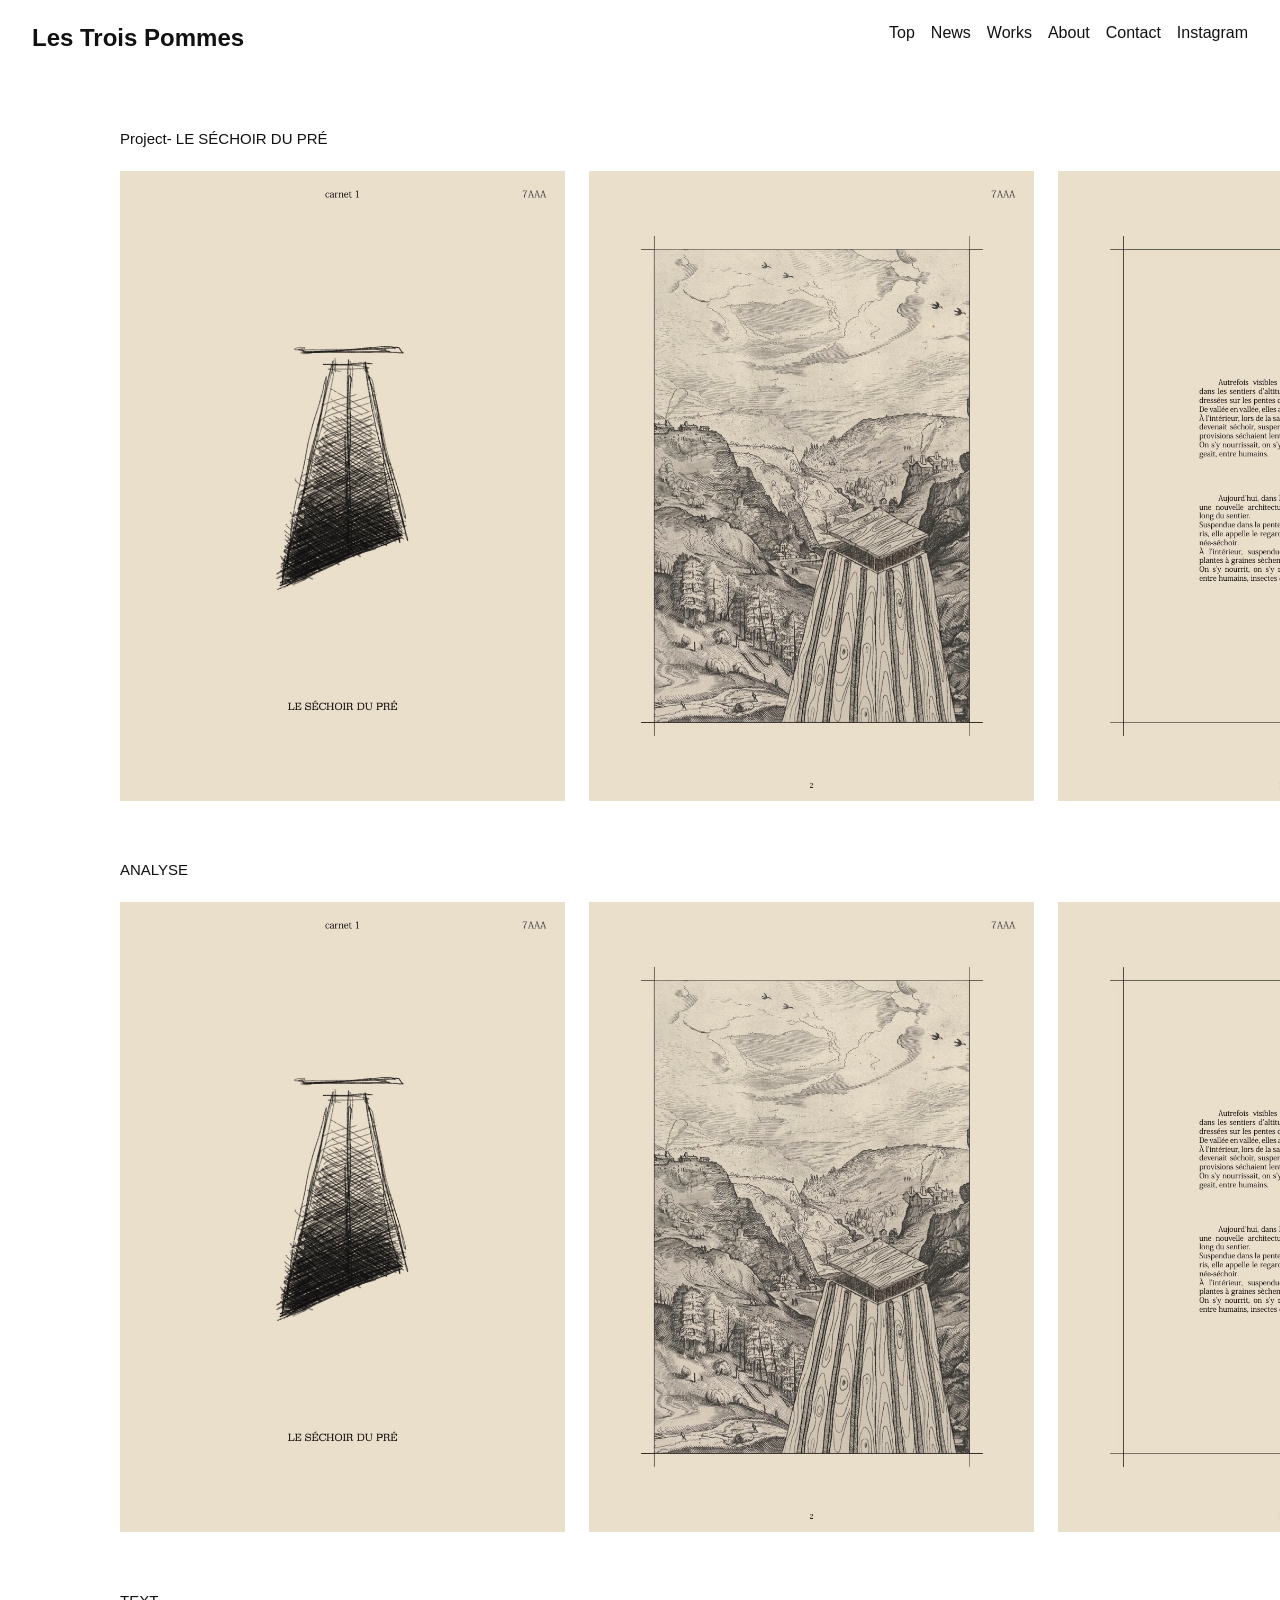
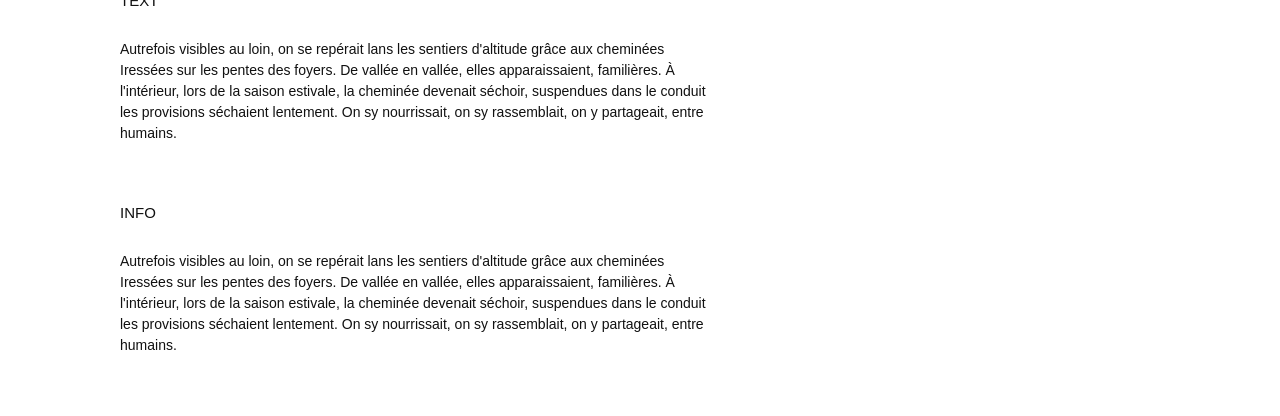
<file: index.html>
<!DOCTYPE html>
<html lang="ja">
<head>
  <meta charset="UTF-8">
  <meta name="viewport" content="width=device-width, initial-scale=1.0">
  <title>Test</title>
  <link rel="stylesheet" href="style.css">
</head>

<body>
  <header class="site-header">
    <div class="CompanyName">
        Les Trois Pommes
    </div>
    <nav id="menu">
        <a href="/index.html">Top</a>
        <a href="#">News</a>
        <a href="#">Works</a>
        <a href="#">About</a>
        <a href="#">Contact</a>
        <a href="https://www.instagram.com/kentynotinparis?igsh=MWJtcjJ5Y2Vkd2o2cw%3D%3D&utm_source=qr">Instagram</a>
    </nav>
  </header>

  <main>
    <div class="header-main">
        Project- LE SÉCHOIR DU PRÉ
    </div>
    <section class="photo-slider">
      <img src="images/images:01.jpg" alt="">
      <img src="images/images:02.jpg" alt="">
      <img src="images/images:03.jpg" alt="">
      <img src="images/images:04.jpg" alt="">
    </section>
    <div class="header-main" id="analysisButton">
        ANALYSE
    </div>
    <section class="photo-slider analysis-slider" id="analysisSlider">
      <img src="images/images:01.jpg" alt="">
      <img src="images/images:02.jpg" alt="">
      <img src="images/images:03.jpg" alt="">
      <img src="images/images:04.jpg" alt="">
    </section>
    <div class="header-main">
        TEXT
    </div>
    <section>
        <div class="text">   
        Autrefois visibles au loin, on se repérait lans les sentiers d'altitude grâce aux cheminées Iressées sur les pentes des foyers. De vallée en vallée, elles apparaissaient, familières. À l'intérieur, lors de la saison estivale, la cheminée devenait séchoir, suspendues dans le conduit les provisions séchaient lentement. On sy nourrissait, on sy rassemblait, on y partageait, entre humains.
        </div>
    </section>   
    <div class="header-main">
        INFO
    </div>
    <section>
        <div class="info">   
        Autrefois visibles au loin, on se repérait lans les sentiers d'altitude grâce aux cheminées Iressées sur les pentes des foyers. De vallée en vallée, elles apparaissaient, familières. À l'intérieur, lors de la saison estivale, la cheminée devenait séchoir, suspendues dans le conduit les provisions séchaient lentement. On sy nourrissait, on sy rassemblait, on y partageait, entre humains.
        </div>
    </section>  
  </main>
  <!-- <script>

  const button = document.getElementById("analysisButton");

  const slider = document.getElementById("analysisSlider");

  button.addEventListener("click", function () {

    slider.classList.toggle("open");

  });

</script> -->
</body>
</html>
</file>
<file: style.css>
body {

  margin: 0;

  font-family: Arial, Helvetica, sans-serif;

  background: #fff;

  color: #111;

}

.site-header {

  position: fixed;

  top: 0;

  left: 0;

  width: 100%;

  display: flex;

  justify-content: space-between;

  align-items: flex-start;

  padding: 24px 32px;

  background: white;

  z-index: 100;

  box-sizing: border-box;

}

main {

  padding-top: 100px;

}

.photo-slider {

 display: flex;

  gap: 24px;

  overflow-x: auto;

  scroll-snap-type: x mandatory;

  scroll-behavior: smooth;

  scrollbar-width: none;

  -ms-overflow-style: none;
 
  margin-bottom: 60px;

}

.photo-slider::-webkit-scrollbar {

  display: none;

}


.photo-slider img {

  height: 70vh;

  width: auto;

  flex-shrink: 0;

  scroll-snap-align: center;

  object-fit: cover;

}

.photo-slider img:first-child {

  margin-left: 120px;

}

.header-main {

  font-size: 15px;

  margin-top: 30px;
  margin-left: 120px;
  margin-bottom: 24px;

}

nav {

  display: flex;

  gap: 16px;

}

.CompanyName {

  font-size: 24px;

  font-weight: bold;

}



/* .analysis-slider {

  transform: scaleY(0);

  transform-origin: center;

  opacity: 0;

  transition:

    transform 0.7s cubic-bezier(0.77, 0, 0.175, 1),

    opacity 0.5s ease;

  overflow-x: auto;

  overflow-y: hidden;

  scrollbar-width: none;

  -ms-overflow-style: none;

}

.analysis-slider::-webkit-scrollbar {

  display: none;

} */

/* .analysis-slider.open {

  transform: scaleY(1);

  opacity: 1;

} */


.info {

  font-size: 14px;

  line-height: 1.5;

  max-width: 600px;

  margin-top: 30px;
  margin-left: 120px;
  margin-bottom: 60px;

}

.text {

  font-size: 14px;

  line-height: 1.5;

  max-width: 600px;
  margin-top: 30px;
  margin-left: 120px;
  margin-bottom: 60px;
}

@media (max-width: 700px) {

  .site-header {

    position: fixed;

    top: 0;

    left: 0;

    width: 100%;

    display: block;

    padding: 20px;

    background: white;

    z-index: 1000;

    box-sizing: border-box;

  }

  .CompanyName {

    margin-bottom: 20px;

    line-height: 1.2;

  }

  #menu {

    display: flex;

    flex-wrap: wrap;

    gap: 10px 16px;

    line-height: 1.4;

  }

  main {

    padding-top: 80px;

  }

  .header-main {

    padding: 0 20px;

    margin: 60px 0 20px;

    font-size: 14px;

  }

  .photo-slider {

    gap: 16px;

  }

  .photo-slider img {

    width: 80vw;

    height: auto;

  }

  .photo-slider img:first-child {

    margin-left: 20px;

  }

  .text,

  .info {

    padding: 0 20px;

    font-size: 14px;

    line-height: 1.7;

  }

}
#menu a {

  color: #111;

  text-decoration: none;

  transition: opacity 0.3s ease;

}

#menu a:hover {

  opacity: 0.5;

}
</file>
